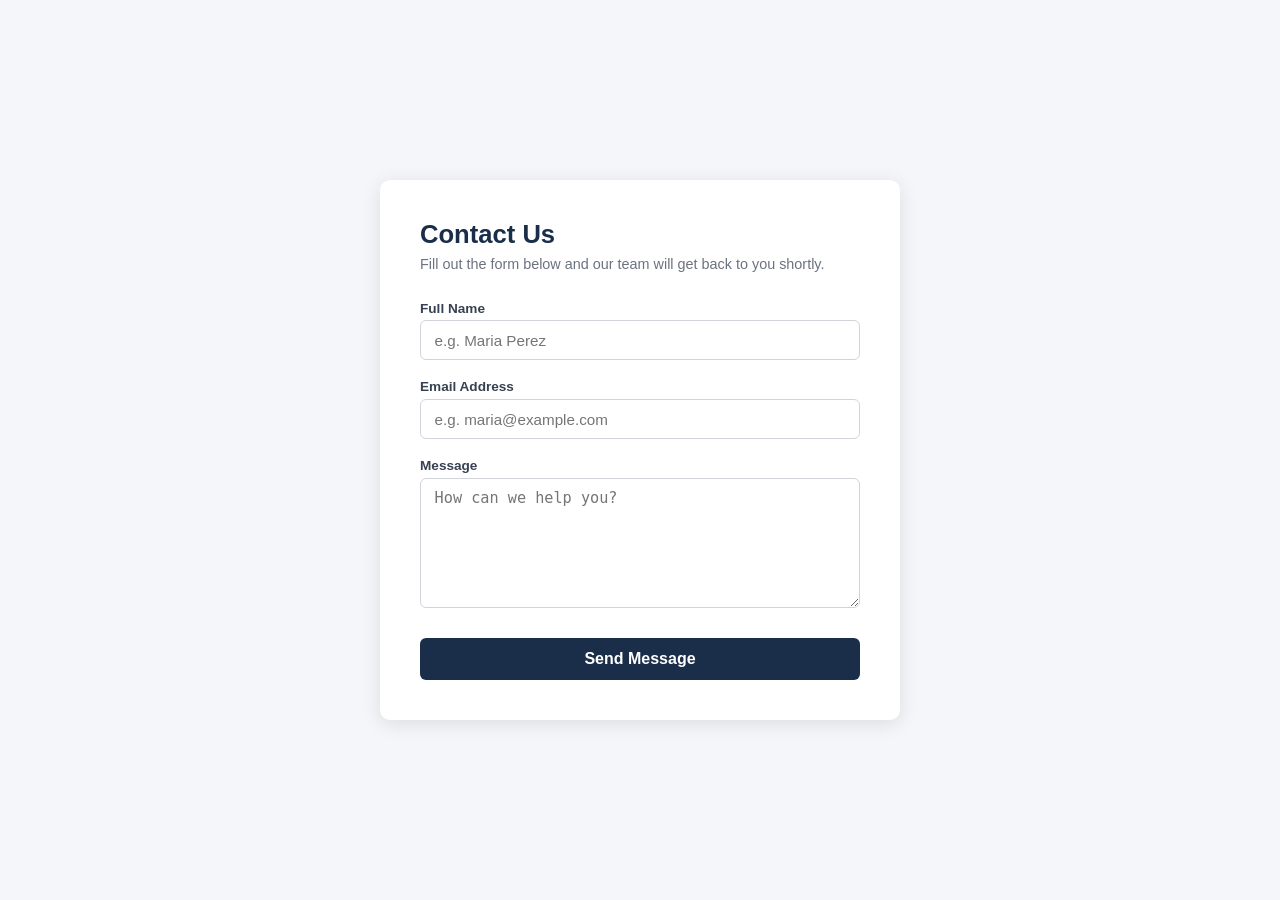
<file: Backend/src/main/resources/static/contact.html>
<!DOCTYPE html>
<html lang="en">
<head>
  <meta charset="UTF-8" />
  <meta name="viewport" content="width=device-width, initial-scale=1.0" />
  <title>Contact Us – Quiroga Law Office</title>
  <style>
    *, *::before, *::after { box-sizing: border-box; margin: 0; padding: 0; }

    body {
      font-family: 'Segoe UI', Arial, sans-serif;
      background: #f4f6f9;
      display: flex;
      justify-content: center;
      align-items: center;
      min-height: 100vh;
      padding: 2rem;
    }

    .card {
      background: #fff;
      border-radius: 10px;
      box-shadow: 0 4px 20px rgba(0,0,0,.1);
      width: 100%;
      max-width: 520px;
      padding: 2.5rem;
    }

    h1 {
      font-size: 1.6rem;
      color: #1a2e4a;
      margin-bottom: .4rem;
    }

    .subtitle {
      color: #6b7280;
      font-size: .9rem;
      margin-bottom: 1.8rem;
    }

    label {
      display: block;
      font-size: .85rem;
      font-weight: 600;
      color: #374151;
      margin-bottom: .3rem;
    }

    input, textarea {
      width: 100%;
      padding: .65rem .85rem;
      border: 1px solid #d1d5db;
      border-radius: 6px;
      font-size: .95rem;
      color: #111827;
      transition: border-color .2s;
      outline: none;
    }

    input:focus, textarea:focus {
      border-color: #1a2e4a;
    }

    .field {
      margin-bottom: 1.2rem;
    }

    textarea {
      resize: vertical;
      min-height: 130px;
    }

    button[type="submit"] {
      width: 100%;
      padding: .75rem;
      background: #1a2e4a;
      color: #fff;
      font-size: 1rem;
      font-weight: 600;
      border: none;
      border-radius: 6px;
      cursor: pointer;
      transition: background .2s;
      margin-top: .4rem;
    }

    button[type="submit"]:hover  { background: #243f6a; }
    button[type="submit"]:active { background: #102035; }

    #status {
      margin-top: 1rem;
      font-size: .9rem;
      border-radius: 6px;
      padding: .7rem 1rem;
      display: none;
    }

    #status.success {
      background: #ecfdf5;
      color: #065f46;
      border: 1px solid #6ee7b7;
      display: block;
    }

    #status.error {
      background: #fef2f2;
      color: #991b1b;
      border: 1px solid #fca5a5;
      display: block;
    }
  </style>
</head>
<body>
  <div class="card">
    <h1>Contact Us</h1>
    <p class="subtitle">Fill out the form below and our team will get back to you shortly.</p>

    <form id="contactForm" novalidate>
      <div class="field">
        <label for="name">Full Name</label>
        <input
          type="text"
          id="name"
          name="name"
          placeholder="e.g. Maria Perez"
          required
        />
      </div>

      <div class="field">
        <label for="email">Email Address</label>
        <input
          type="email"
          id="email"
          name="email"
          placeholder="e.g. maria@example.com"
          required
        />
      </div>

      <div class="field">
        <label for="message">Message</label>
        <textarea
          id="message"
          name="message"
          placeholder="How can we help you?"
          required
        ></textarea>
      </div>

      <button type="submit">Send Message</button>
    </form>

    <div id="status"></div>
  </div>

  <script>
    const form   = document.getElementById('contactForm');
    const status = document.getElementById('status');

    form.addEventListener('submit', async (e) => {
      e.preventDefault();
      status.className = '';
      status.style.display = 'none';

      const payload = {
        name:    document.getElementById('name').value.trim(),
        email:   document.getElementById('email').value.trim(),
        message: document.getElementById('message').value.trim()
      };

      try {
        const response = await fetch('/api/contact', {
          method:  'POST',
          headers: { 'Content-Type': 'application/json' },
          body:    JSON.stringify(payload)
        });

        const data = await response.json();

        if (response.ok) {
          status.textContent = data.message;
          status.className = 'success';
          form.reset();
        } else {
          status.textContent = data.error || 'Something went wrong. Please try again.';
          status.className = 'error';
        }
      } catch (err) {
        status.textContent = 'Unable to reach the server. Please try again later.';
        status.className = 'error';
      }
    });
  </script>
</body>
</html>
</file>
